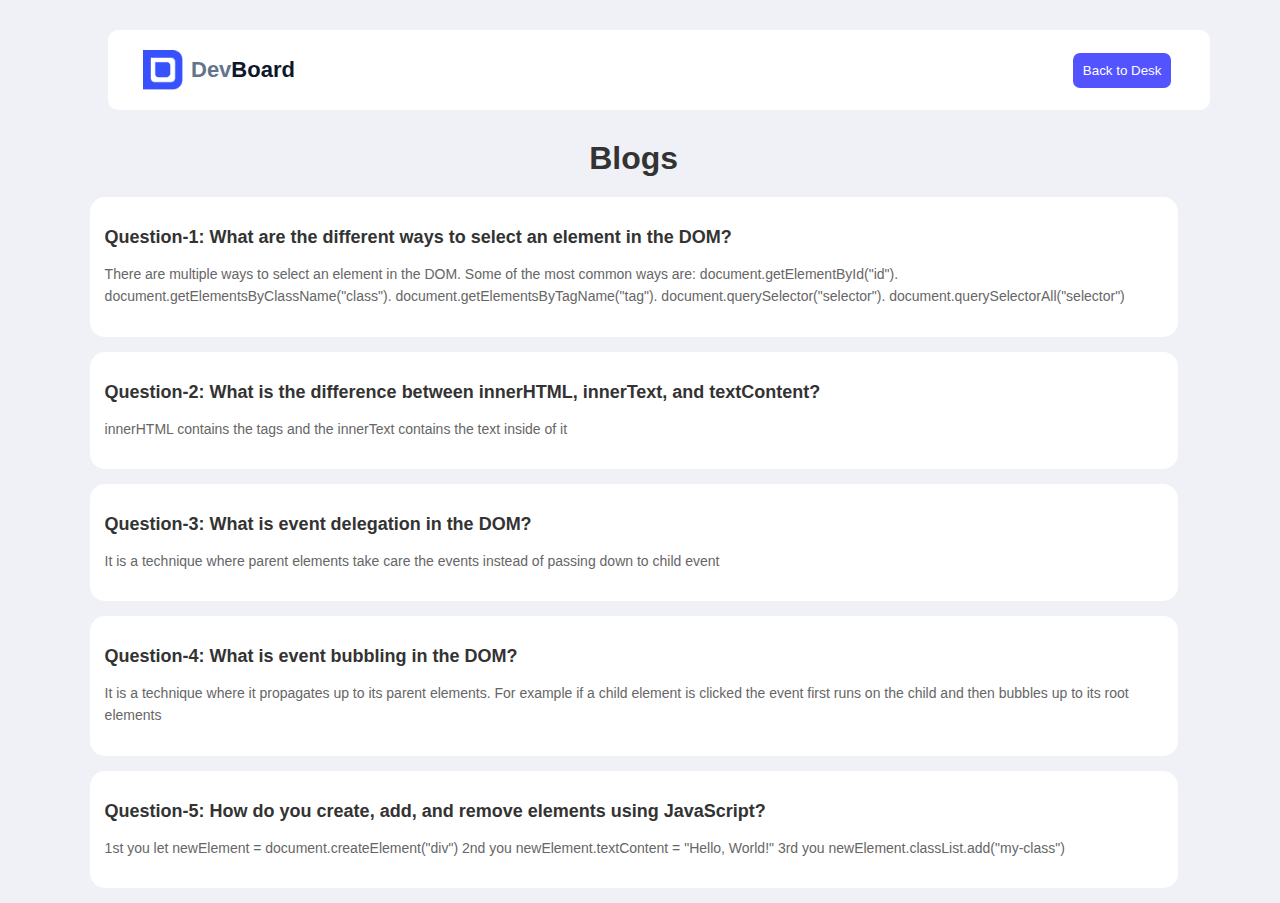
<file: main.html>
<!DOCTYPE html>
<html lang="en">

<head>
    <meta charset="UTF-8">
    <meta name="viewport" content="width=device-width, initial-scale=1.0">
    <title>Document</title>
    <link rel="stylesheet" href="style.css">
</head>

<body>
    <!-- Navbar -->
    <div class="navbar">
        <div class="logo">
            <img class="D-logo" src="./assets/logo.png" alt="">
            <span class="logo-text">Dev<span class="bold">Board</span></span>
        </div>
        <div class="right-section">
            <button class="desk-btn">Back to Desk</button>
        </div>
    </div>

    <!-- Home -->
    <div class="main-section">
        <h1 class="heading">Blogs</h1>

        <div class="blog">
            <h2>Question-1: What are the different ways to select an element in the DOM?</h2>
            <p> There are multiple ways to select an element in the DOM. Some of the most common ways are:
                document.getElementById("id").
                document.getElementsByClassName("class").
                document.getElementsByTagName("tag").
                document.querySelector("selector").
                document.querySelectorAll("selector")</p>
        </div>

        <div class="blog">
            <h2>Question-2: What is the difference between innerHTML, innerText, and textContent?</h2>
            <p>innerHTML contains the tags and the innerText contains the text inside of it</p>
        </div>

        <div class="blog">
            <h2>Question-3: What is event delegation in the DOM?</h2>
            <p>It is a technique where parent elements take care the events instead of passing down to child event</p>
        </div>

        <div class="blog">
            <h2>Question-4: What is event bubbling in the DOM?</h2>
            <p>It is a technique where it propagates up to its parent elements. For example if a child element is
                clicked the event first runs on the child and then bubbles up to its root elements</p>
        </div>

        <div class="blog">
            <h2>Question-5: How do you create, add, and remove elements using JavaScript?</h2>
            <p>1st you let newElement = document.createElement("div")
                2nd you newElement.textContent = "Hello, World!"
                3rd you newElement.classList.add("my-class")</p>
        </div>
    </div>

    <!-- scripts -->
    <script src="./scripts/desk.js"></script>
</body>

</html>
</file>
<file: style.css>
body {
  margin: 0;
  font-family: Arial, sans-serif;
  background-color: #f0f1f6;
}

/* Navbar */
.navbar {
  display: flex;
  justify-content: space-between;
  align-items: center;
  background-color: white;
  padding: 20px 20px;
  border-radius: 12px;
  max-width: 83vw;
  margin: 30px auto;
  border-radius: 10px;
  margin-left: 108px;
}

.logo {
  display: flex;
  align-items: center;
  gap: 8px;
  margin-left: 15px;
}

.logo-icon {
  width: 24px;
  height: 24px;
  background-color: #3b82f6;
  color: white;
  display: flex;
  align-items: center;
  justify-content: center;
  border-radius: 4px;
  font-weight: bold;
  font-size: 14px;
}

.logo-text {
  font-size: 22px;
  color: #64748b;
}

.bold {
  font-weight: bold;
  color: #0f172a;
}

.right-section {
  display: flex;
  align-items: center;
  gap: 12px;
}

.notifications {
  display: flex;
  align-items: center;
  gap: 11px;
}
.D-logo {
  width: 40px;
}
.checkbox-logo {
  width: 21px;
}
.count {
  font-size: 17px;
  font-weight: bold;
}
.theme-logo {
  width: 27px;
  gap: 10px;
  margin-left: 27px;
  margin-right: 28px;
  cursor: pointer;
}

/* Home */

.task-section {
  display: flex;
  align-items: center;
  justify-content: space-between;
  background: white;
  padding: 10px;
  border-radius: 12px;
  max-width: 60vw;
  font-family: Arial, sans-serif;
  margin: auto;
  margin-left: 104px;
}

.task-box,
.date-box {
  display: flex;
  align-items: center;
  background: #f5f7fb;
  padding: 10px 20px;
  border-radius: 8px;
}

.middle-box {
  background: linear-gradient(90deg, #5b44e2, #9fbde0);
  color: white;
  text-align: center;
  padding: 14px 24px;
  border-radius: 8px;
  font-weight: bold;
  font-size: 16px;
  display: flex;
  justify-content: center;
  align-items: center;
  width: 30vw;
  cursor: pointer;
}

.task-box .icon,
.date-box .date-icon,
.middle-box .calendar-icon {
  font-size: 20px;
  margin-right: 10px;
}

.task-text h3,
.date-text h3 {
  margin: 0;
  color: #002b45;
  font-size: 18px;
  font-weight: bold;
}

.task-text p,
.date-text p {
  margin: 0;
  font-size: 14px;
  color: #777;
}

.middle-box p {
  margin: 0;
  line-height: 1.4;
}

.middle-box strong {
  font-size: 22px;
  margin-left: -91px;
}

.middle-text-p {
  font-size: 22px;
}
.board-logo {
  margin-left: -7vw;
  margin-right: 22px;
}
.checkbox-2-logo {
  width: 22px;
  margin-left: 11px;
  margin-right: 21px;
}

/* Cards */
.task-grid {
  display: grid;
  grid-template-columns: repeat(3, 1fr);
  gap: 16px;
  background-color: white;
  margin-left: 107px;
  margin-right: 16vw;
  margin-top: 30px;
  border-radius: 13px;
  width: 0vw;
}

.task-card {
  background: #fff5f5;
  padding: 16px;
  border-radius: 12px;
  display: flex;
  flex-direction: column;
  justify-content: space-between;
  height: 15vw;
  width: 282px;
  border-radius: 15px;
}

.company {
  background: #eaf2ff;
  color: #333;
  font-weight: bold;
  font-size: 15px;
  padding: 4px 8px;
  border-radius: 6px;
  align-self: flex-start;
}

h3 {
  font-size: 22px;
  margin: 10px 0;
  color: #002b45;
}

.task-desc {
  font-size: 14px;
  color: #888;
  background: #f1f1f1;
  padding: 6px;
  border-radius: 6px;
  overflow: hidden;
  white-space: nowrap;
  text-overflow: ellipsis;
  height: 74px;
  width: 17vw;
}

.footer {
  display: flex;
  justify-content: space-between;
  align-items: center;
  margin-top: 10px;
}

.deadline {
  font-size: 14px;
  color: #555;
}

.deadline strong {
  color: #002b45;
}

.status {
  background: #2c2cff;
  color: white;
  padding: 10px 16px;
  border: none;
  cursor: pointer;
  font-size: 14px;
  border-radius: 6px;
}

.status.completed {
  background: #2c2cff;
  color: white;
  padding: 9px 16px;
  border: none;
  cursor: pointer;
  font-size: 12px;
}
.status.completed:hover {
  background: #4a90e2;
}

@media (max-width: 768px) {
  .task-grid {
    grid-template-columns: repeat(2, 1fr);
  }
}

@media (max-width: 480px) {
  .task-grid {
    grid-template-columns: 1fr;
  }
}

/* Sidebar */
.sidebar {
  width: 300px;
  border-radius: 10px;
  background: white;
  padding: 20px;
  margin: auto;
  margin-top: -715px;
  margin-left: 71vw;
  height: 42vw;
}
.header {
  display: flex;
  align-items: center;
  gap: 10px;
  font-size: 18px;
  font-weight: bold;
  margin-bottom: 10px;
}
.header img {
  width: 20px;
  margin: auto;
  position: relative;
  left: -13px;
}
.clear-btn {
  display: block;
  padding: 8px;
  background: #4c5fd5;
  color: white;
  border: none;
  border-radius: 5px;
  cursor: pointer;
  font-size: 14px;
  width: 7vw;
  margin: auto;
}
.clear-btn:hover {
  background: #364fc7;
}
.log-message {
  border-radius: 5px;
  font-size: 14px;
  margin-bottom: 8px;
  padding: 10px;
  background: #f0f2f5;
  margin-top: 10px !important;
  margin-bottom: 10px !important;
}

.container-all {
  background-color: white;
}
.activity-text {
  position: relative;
  left: -6vw;
}

/* main */

.heading {
  text-align: center;
  margin: 20px 0;
  color: #333;
}

.logo {
  font-weight: bold;
  font-size: 18px;
  color: #333;
}

.back-button {
  background-color: #3b82f6;
  color: white;
  border: none;
  padding: 8px 15px;
  cursor: pointer;
  border-radius: 5px;
}

.back-button:hover {
  background-color: #2563eb;
}

.heading {
  text-align: center;
  margin: 20px 0;
  color: #333;
}

.blog {
  background-color: #fff;
  padding: 15px;
  margin-bottom: 15px;
  border-radius: 15px;
}

.blog h2 {
  font-size: 18px;
  color: #333;
}

.blog p {
  font-size: 14px;
  color: #666;
  line-height: 1.6;
}
.main-section {
  width: 85vw;
  margin-left: 7vw;
}
.desk-btn {
  background-color: #5353ff;
  padding: 10px;
  color: white;
  border: none;
  border-radius: 7px;
  margin-right: 19px;
  cursor: pointer;
}
.desk-btn:hover {
  background-color: #7474ff;
}
.calender-logo {
  margin-right: 22px;
}
</file>
